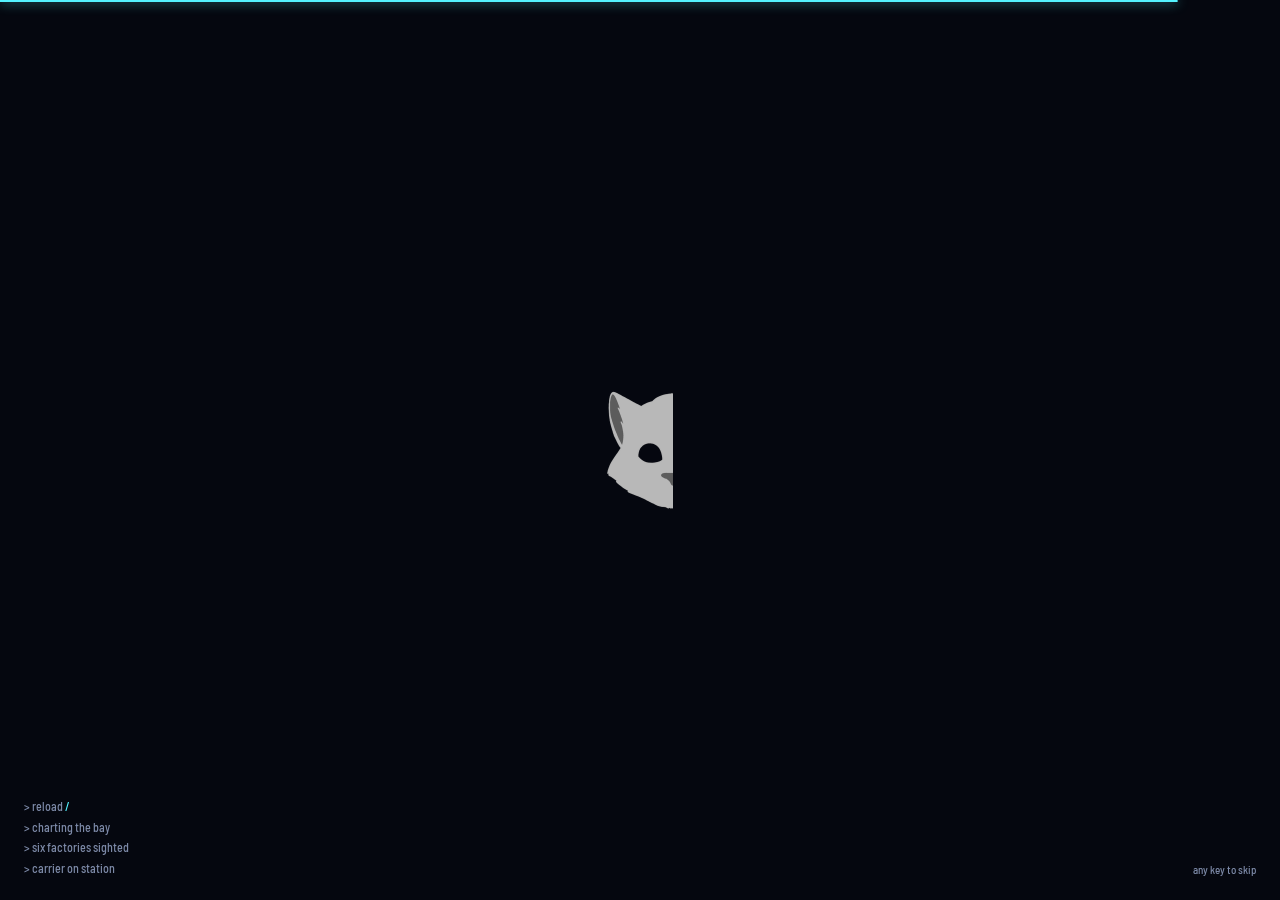
<file: index.html>
<!DOCTYPE html>
<!-- Copyright 2026 Matthew "Shan" Romanek. All rights reserved. -->
<html lang="en" dir="ltr">
<head>
<meta charset="UTF-8">
<meta name="viewport" content="width=device-width, initial-scale=1.0, viewport-fit=cover">
<title>Raid on Puma Bay</title>
<meta name="description" content="Six factories, one secret battleship, and nine bombs at a time. A puma flies a helicopter off a carrier against the Wolf Empire: a remake of Raid on Bungeling Bay, the 1984 Commodore 64 classic.">
<meta name="theme-color" content="#05070f">
<meta name="color-scheme" content="dark">
<meta name="referrer" content="no-referrer">
<meta property="og:title" content="Raid on Puma Bay">
<meta property="og:description" content="Six factories, one secret battleship, and nine bombs at a time. A puma flies a helicopter off a carrier against the Wolf Empire: a remake of Raid on Bungeling Bay, the 1984 Commodore 64 classic.">
<meta property="og:type" content="website">
<meta property="og:image" content="https://greykit.com/games/raidonpumabay/og.png">
<meta property="og:image:width" content="1200">
<meta property="og:image:height" content="630">
<meta property="og:image:alt" content="Six factories, one secret battleship, and nine bombs at a time. A puma flies a helicopter off a carrier against the Wolf Empire: a remake of Raid on Bungeling Bay, the 1984 Commodore 64 classic.">
<meta property="og:url" content="https://greykit.com/games/raidonpumabay/">
<meta name="twitter:card" content="summary_large_image">
<meta name="twitter:title" content="Raid on Puma Bay">
<meta name="twitter:description" content="Six factories, one secret battleship, and nine bombs at a time. A puma flies a helicopter off a carrier against the Wolf Empire: a remake of Raid on Bungeling Bay, the 1984 Commodore 64 classic.">
<meta name="twitter:image" content="https://greykit.com/games/raidonpumabay/og.png">
<meta name="twitter:image:alt" content="Six factories, one secret battleship, and nine bombs at a time. A puma flies a helicopter off a carrier against the Wolf Empire: a remake of Raid on Bungeling Bay, the 1984 Commodore 64 classic.">
<link rel="manifest" href="manifest.webmanifest">
<link rel="apple-touch-icon" href="apple-touch-icon.png">
<link rel="icon" type="image/svg+xml" href="icon.svg">
<link rel="icon" type="image/png" sizes="32x32" href="favicon-32x32.png">
<link rel="icon" type="image/png" sizes="16x16" href="favicon-16x16.png">
<link rel="icon" href="favicon.ico" sizes="16x16 32x32 48x48">
<link rel="stylesheet" href="css/gk-tokens.css?v=7c37e1f9">
<link rel="stylesheet" href="css/raidonpumabay.css?v=3eb1b094">
</head>
<body>
<div id="game" hidden>
  <div id="stage"><canvas id="screen" width="480" height="300" aria-label="Raid on Puma Bay: the bay"></canvas></div>
  <div id="hud"></div>
  <div id="touch" hidden>
    <div class="dpad" role="group" aria-label="Direction pad"><span class="arm h"></span><span class="arm v"></span><span class="hub"></span>
      <i class="tri up"></i><i class="tri down"></i><i class="tri left"></i><i class="tri right"></i></div>
    <div class="face" role="group" aria-label="Buttons">
      <button data-a="map" class="y" aria-label="Map">Map</button>
      <button data-a="brake" class="x" aria-label="Brake">Brake</button>
      <button data-a="bomb" class="b" aria-label="Bomb">Bomb</button>
      <button data-a="fire" class="a" aria-label="Gun">Gun</button>
    </div>
  </div>
  <div id="corner">
    <button id="pausebtn" aria-label="Pause" title="Pause (Esc)"><svg viewBox="0 0 16 16" width="16" height="16" aria-hidden="true"><rect x="4" y="3" width="3" height="10" fill="currentColor"/><rect x="9" y="3" width="3" height="10" fill="currentColor"/></svg></button>
    <button id="snd" aria-label="Sound" aria-pressed="true" title="Sound (M)"><svg viewBox="0 0 16 16" width="16" height="16" aria-hidden="true"><path d="M2 6h3l4-3v10l-4-3H2z" fill="currentColor"/><path class="on" d="M11 5.5c1.2 1.4 1.2 3.6 0 5M12.8 3.8c2.1 2.4 2.1 6 0 8.4" stroke="currentColor" stroke-width="1.4" fill="none"/><path class="off" d="M11 5.5l4 5M15 5.5l-4 5" stroke="currentColor" stroke-width="1.4"/></svg></button>
  </div>
  <div id="live" class="sr" aria-live="polite"></div>
</div>
<div id="title" hidden></div>
<div id="small" role="dialog" aria-labelledby="small-h">
  <img class="px" src="icon.svg" width="96" height="96" alt="">
  <h1 id="small-h">Turn your phone sideways</h1>
  <p>Six factories and a battleship need a wide screen. Raid on Puma Bay plays on a phone held sideways, or on a computer.</p>
  <p class="gk-credit">Built by <a href="https://greykit.com/" target="_blank" rel="noopener">greykit.com</a></p>
</div>
<script src="js/gk-title.js?v=e2c324dc"></script>
<script src="js/gk-intro.js?v=7ae8fe33"></script>
<script src="js/util.js?v=cbb8151d"></script>
<script src="js/engine/const.js?v=386ed01a"></script>
<script src="js/engine/map.js?v=d6fb8609"></script>
<script src="js/engine/heli.js?v=b12592f0"></script>
<script src="js/engine/enemy.js?v=0140001f"></script>
<script src="js/engine/world.js?v=d940aa44"></script>
<script src="js/engine/bot.js?v=04776017"></script>
<script src="js/art/kit.js?v=85a58f64"></script>
<script src="js/art/sprites.js?v=d4a58c48"></script>
<script src="js/art/structures.js?v=e320c9e7"></script>
<script src="js/art/fx.js?v=47f199ac"></script>
<script src="js/art/terrain.js?v=3b6af247"></script>
<script src="js/store.js?v=7c46cb5e"></script>
<script src="js/input.js?v=1e671bf5"></script>
<script src="js/sfx.js?v=78a8d43f"></script>
<script src="js/render.js?v=97860d0a"></script>
<script src="js/hud.js?v=091cd4bf"></script>
<script src="js/screens.js?v=d7edb895"></script>
<script src="js/main.js?v=093b28fd"></script>
</body>
</html>
</file>
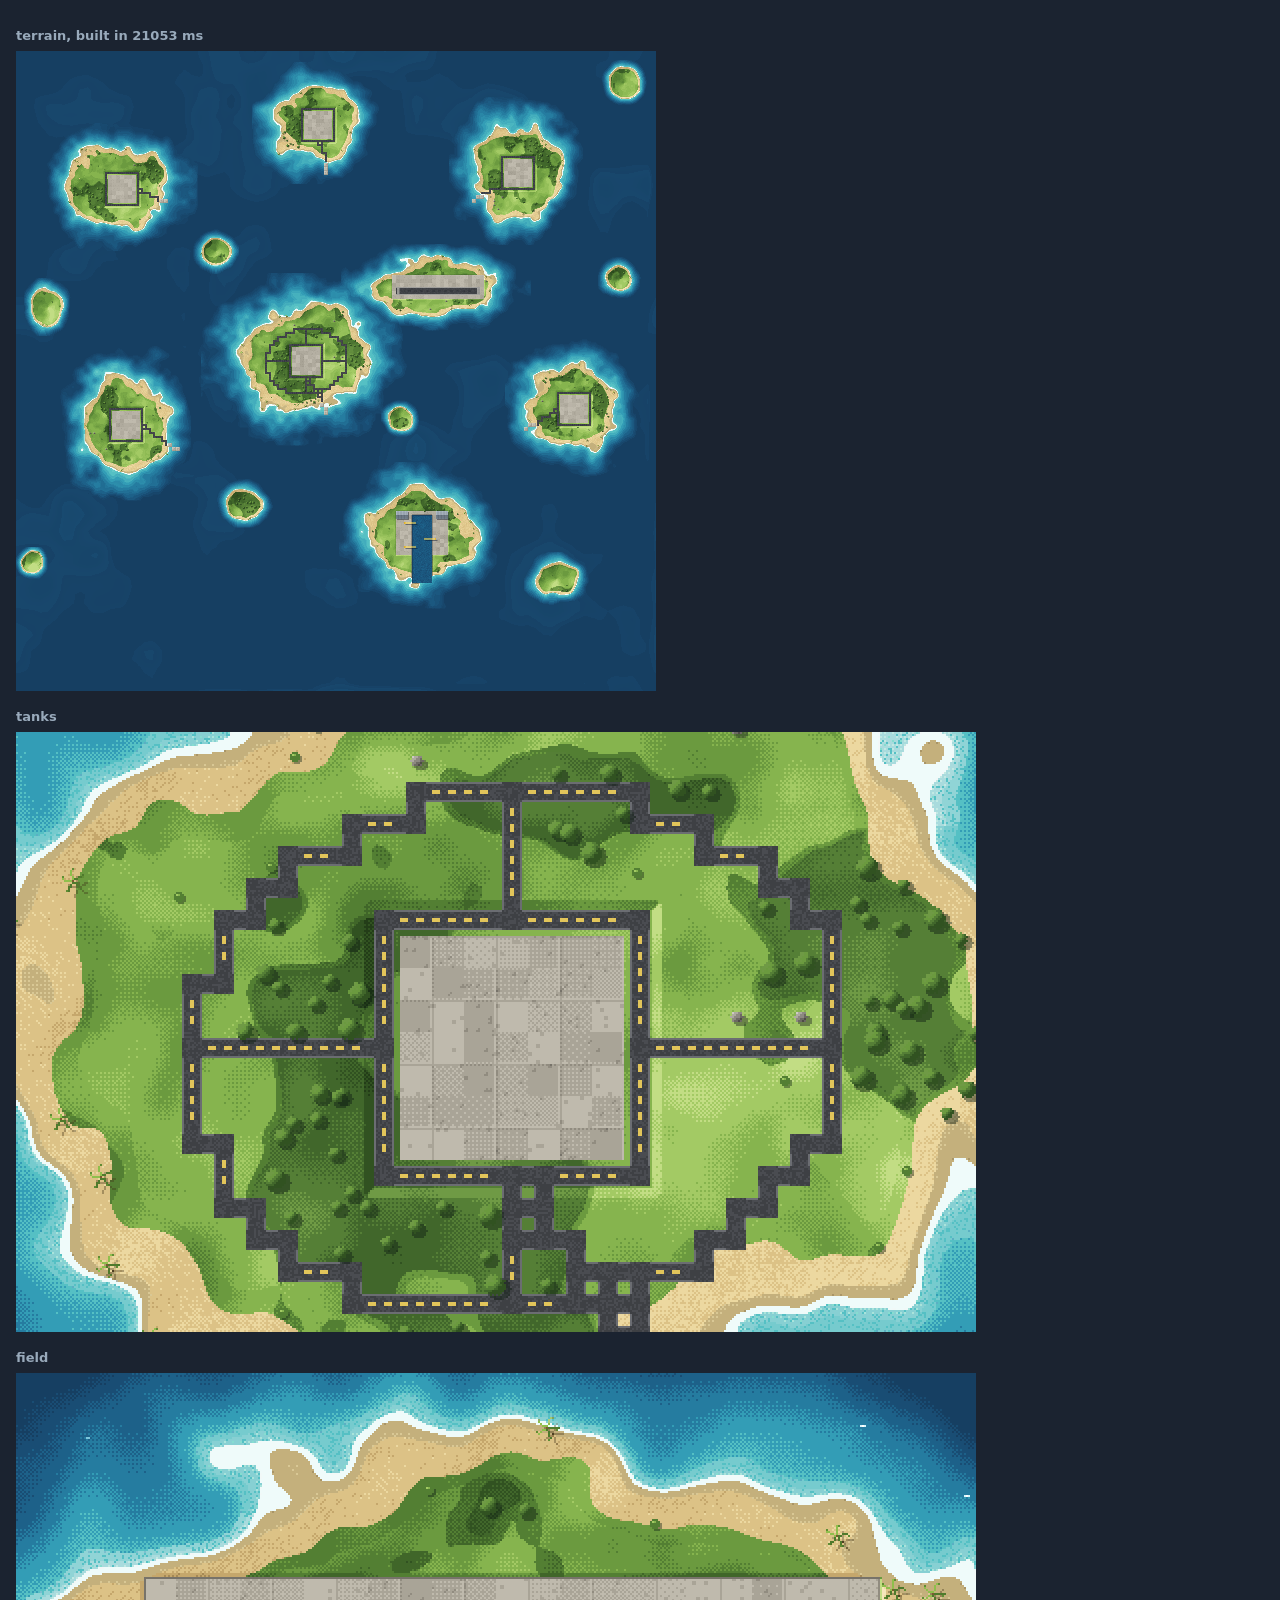
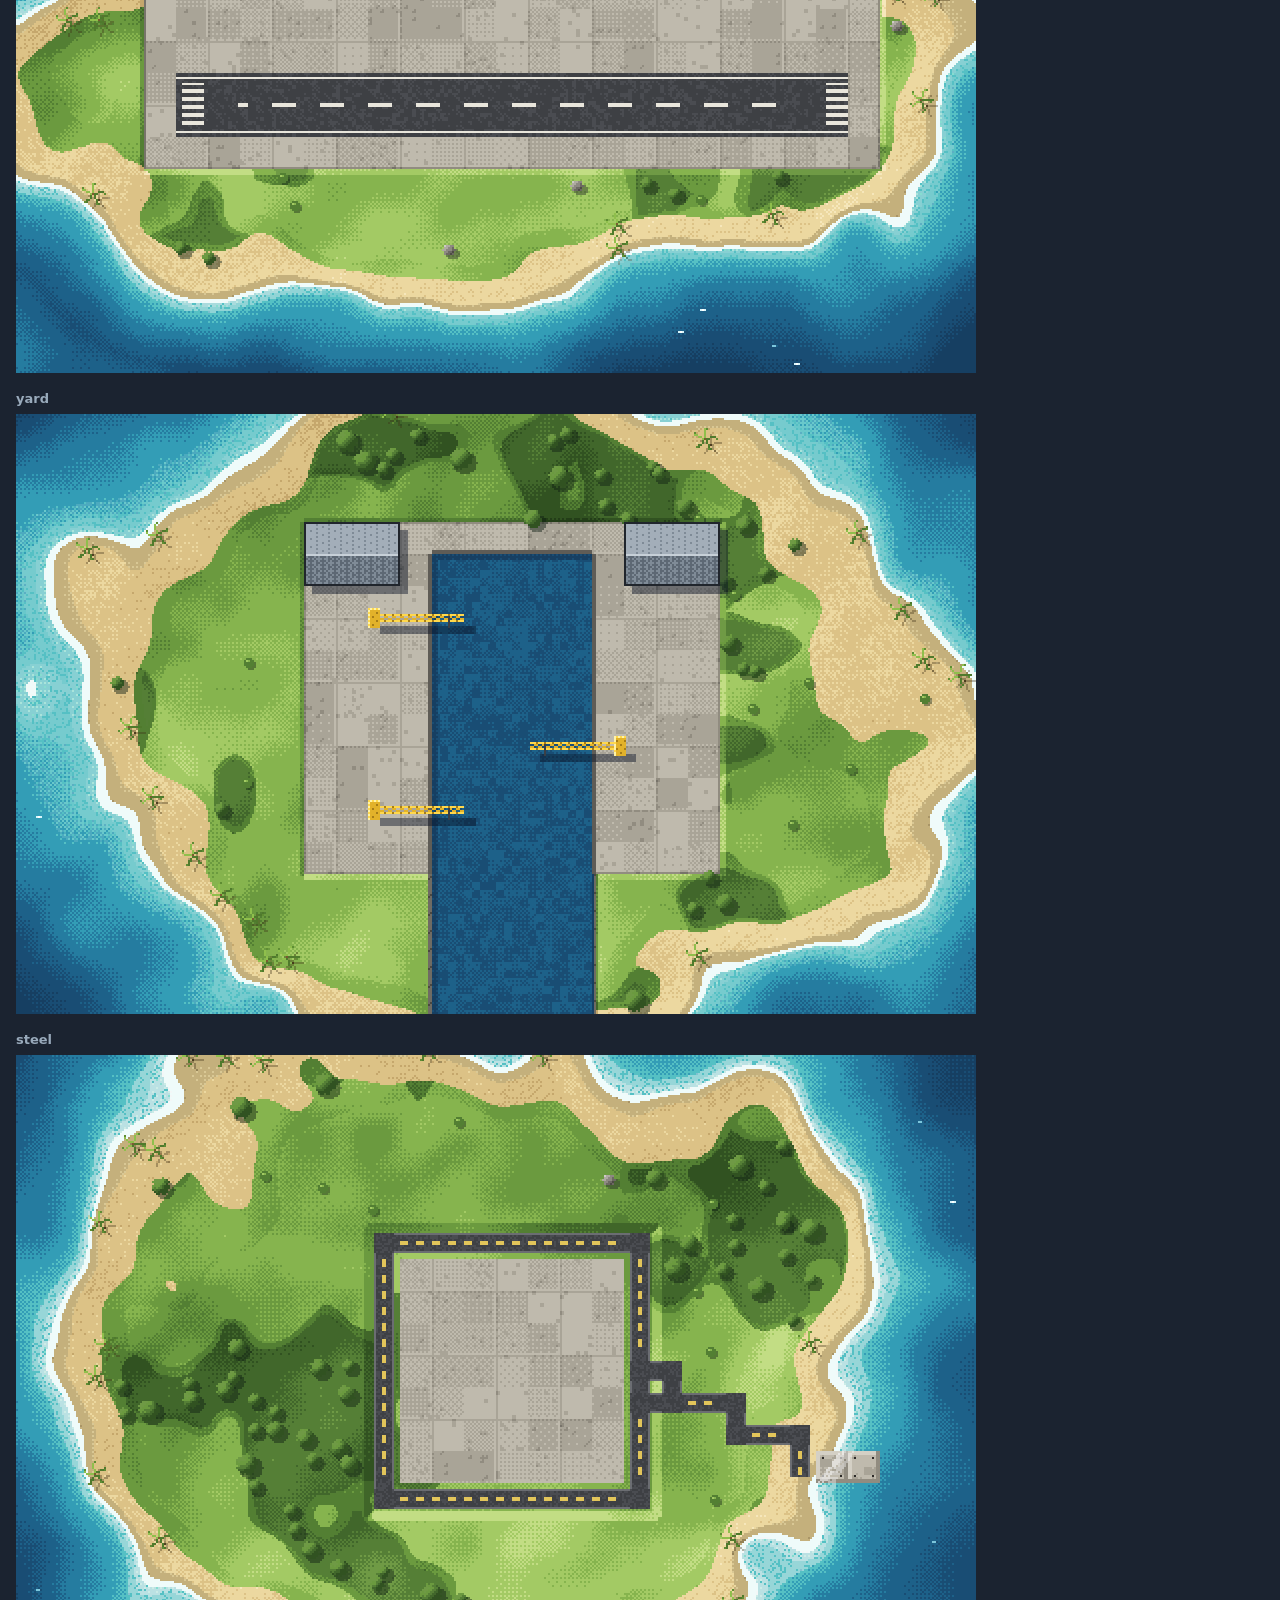
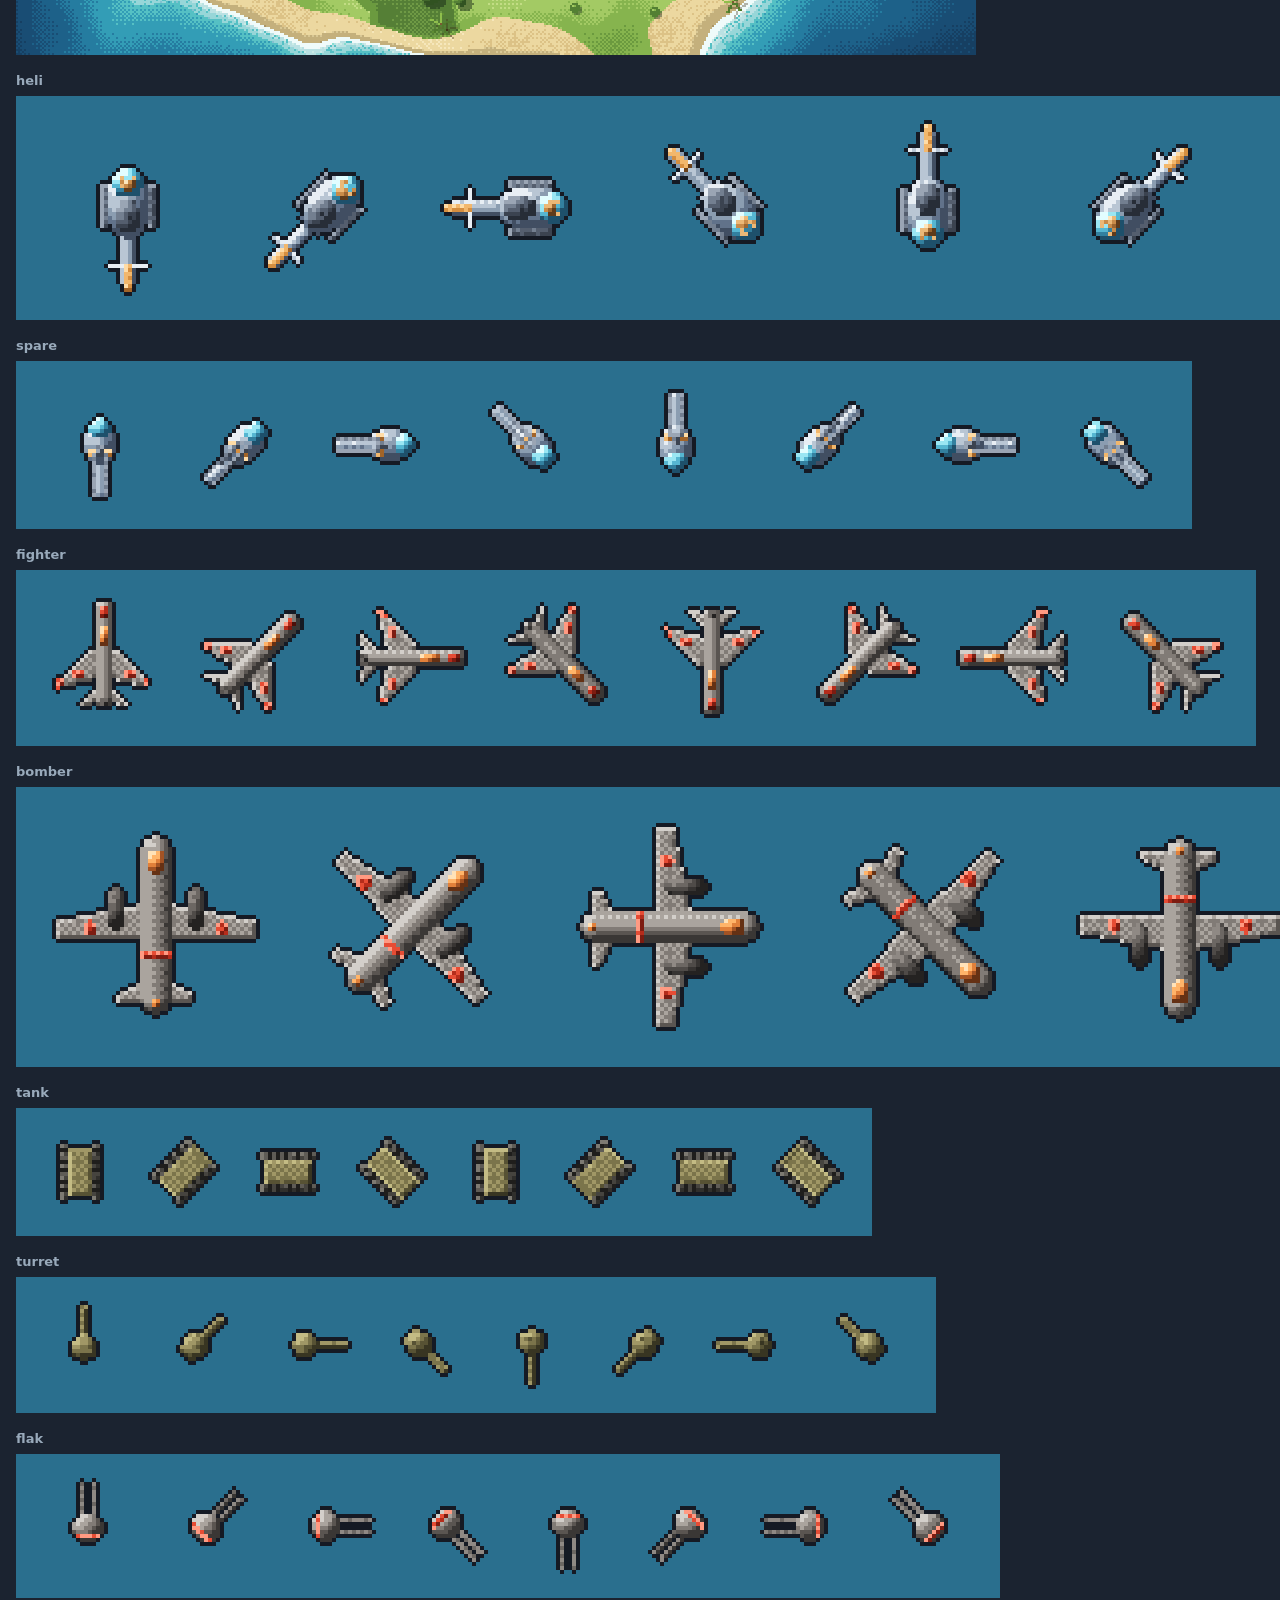
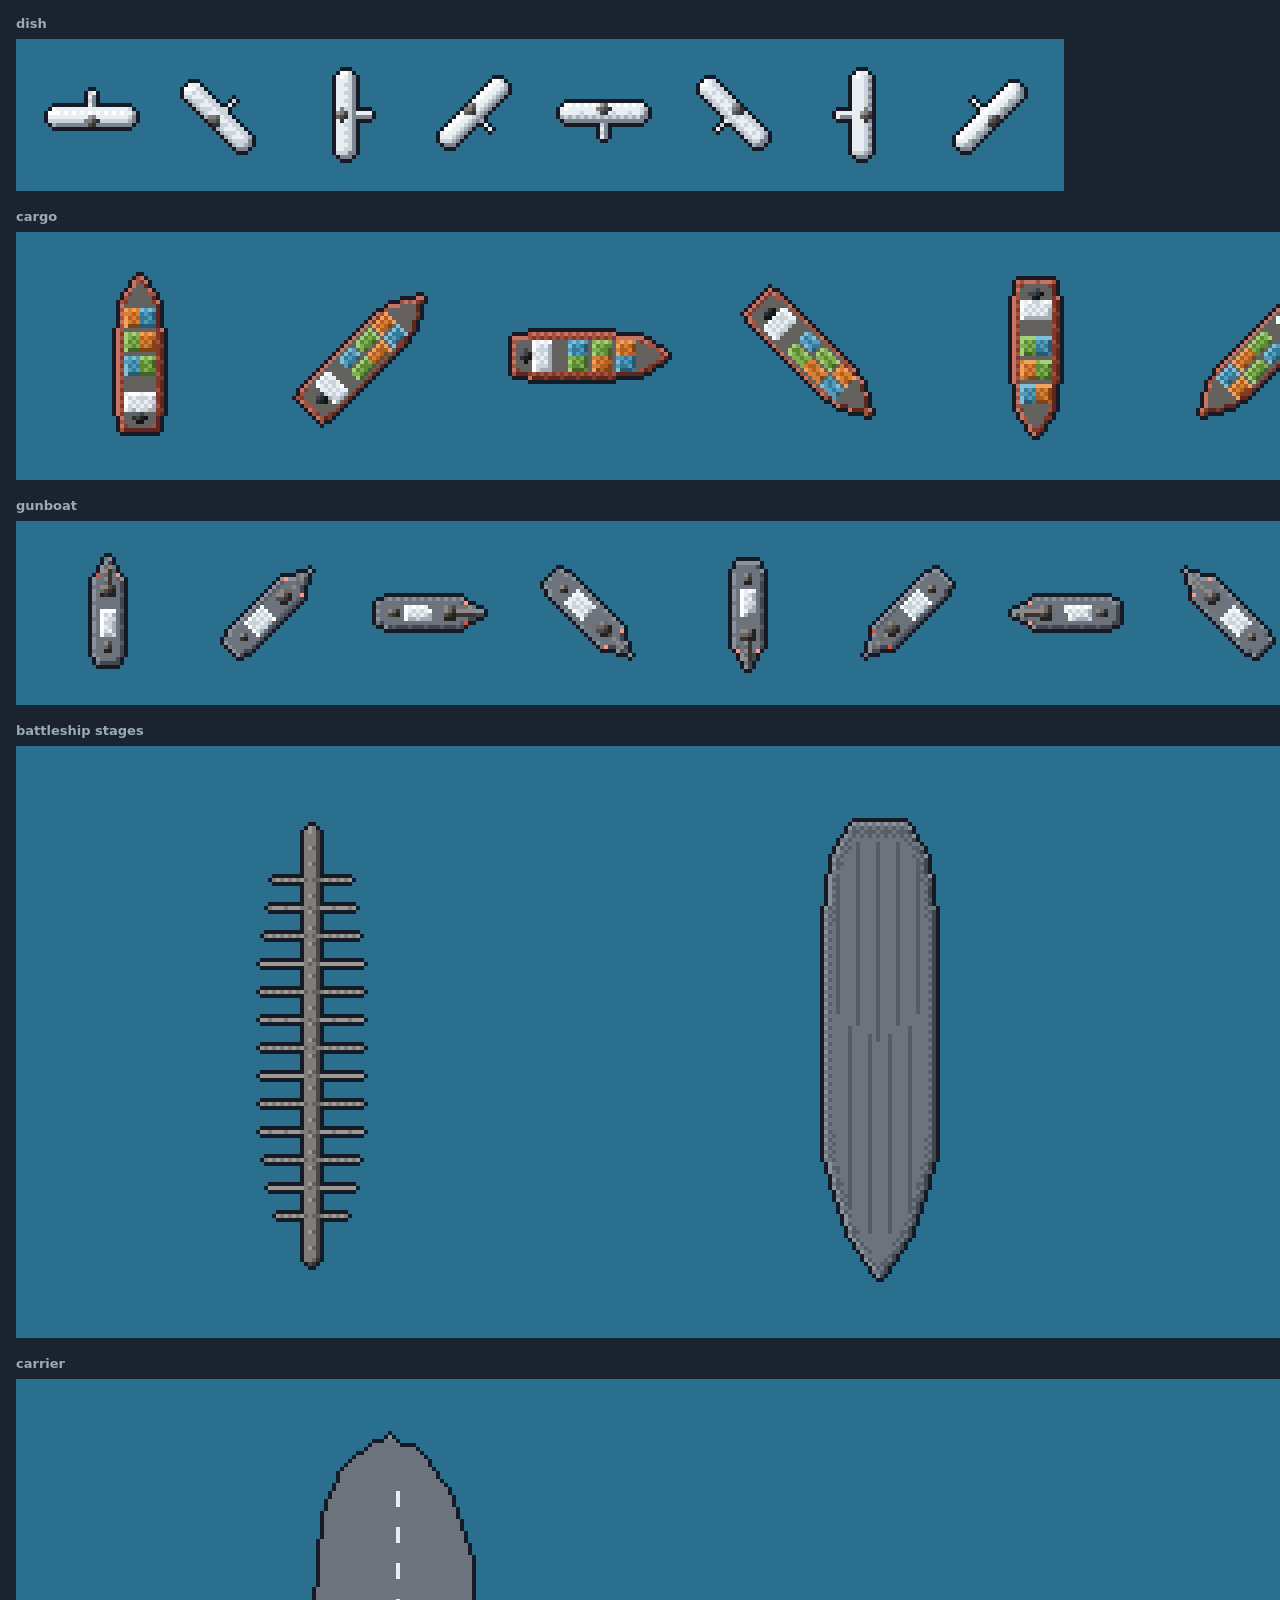
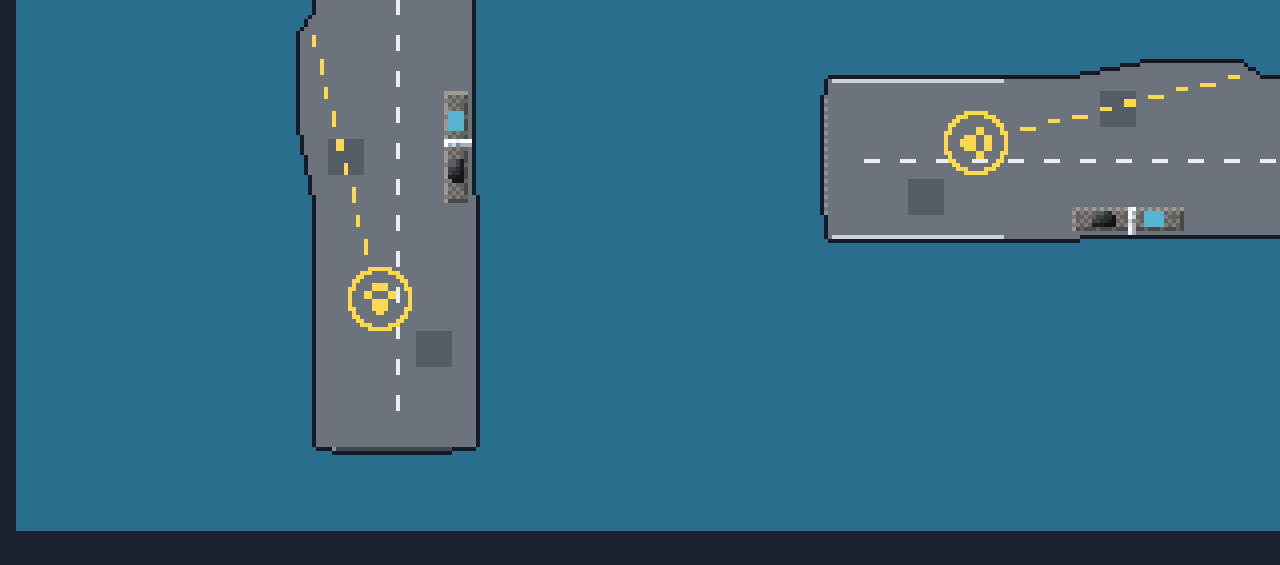
<file: tools/preview.html>
<!DOCTYPE html>
<html lang="en">
<head>
<meta charset="UTF-8">
<title>Raid on Puma Bay: sprite sheet</title>
<!-- Every sprite in the game at four times, at eight headings, on water and
     on land, for drawing them. Serve the repo over http and open
     tools/preview.html. Not deployed. -->
<style>
body{margin:0;padding:16px;background:#1b2330;color:#ccd;font:13px system-ui}
canvas{image-rendering:pixelated;display:block;margin:8px 0 18px}
h2{font-size:13px;margin:12px 0 0;color:#9ab}
</style>
</head>
<body>
<div id="out"></div>
<script>
/* the game's scripts, fresh each time: these pages are not stamped as index.html is */
const SRC = ["../js/util.js", "../js/engine/const.js", "../js/engine/map.js", "../js/engine/heli.js", "../js/art/kit.js", "../js/art/sprites.js", "../js/art/structures.js", "../js/art/fx.js", "../js/art/terrain.js"];
(function next(i) { if (i === SRC.length) return main(); const e = document.createElement("script"); e.src = SRC[i] + "?t=" + Date.now(); e.onload = () => next(i + 1); document.head.appendChild(e); })(0);
</script>
<script>
function main() {
"use strict";
const K = PB.K, out = document.getElementById("out"), Z = 4;
function row(title, items, bg = "#2a6f8e") {
  const h = document.createElement("h2"); h.textContent = title; out.appendChild(h);
  const W = items.reduce((s, c) => s + c.width + 6, 6), H = Math.max(...items.map(c => c.height)) + 12;
  const cv = K.mk(W, H), g = cv.getContext("2d");
  g.fillStyle = bg; g.fillRect(0, 0, W, H);
  let x = 6;
  for (const c of items) { g.drawImage(c, x, 6); x += c.width + 6; }
  cv.style.width = W * Z + "px"; cv.style.height = H * Z + "px";
  out.appendChild(cv);
}
const heads = n => Array.from({ length: n }, (_, i) => i / n * Math.PI * 2);
for (const name of ["heli", "spare", "fighter", "bomber", "tank", "turret", "flak", "dish", "cargo", "gunboat"]) row(name, heads(8).map(a => K.spr(name, a)));
row("battleship stages", [1, 2, 3, 4].map(s => K.spr("ship" + s, Math.PI)).concat([K.spr("wreck", Math.PI)]));
row("carrier", heads(4).map(a => K.spr("carrier", a)));
{
  const t0 = performance.now(); PB.Terrain.build(); const ms = Math.round(performance.now() - t0);
  const h = document.createElement("h2"); h.textContent = "terrain, built in " + ms + " ms"; out.prepend(h);
  for (const [n, x, y] of [["steel", 26, 34], ["yard", 101, 121], ["field", 105, 59], ["tanks", 72, 77]]) {
    const v = K.mk(K.VW, K.VH), g = v.getContext("2d");
    PB.Terrain.draw(g, x * 16 - K.VW / 2, y * 16 - K.VH / 2);
    PB.Terrain.animate(g, x * 16 - K.VW / 2, y * 16 - K.VH / 2, 40, wx => wx - (x * 16 - K.VW / 2), wy => wy - (y * 16 - K.VH / 2));
    v.style.width = K.VW * 2 + "px"; v.style.height = K.VH * 2 + "px";
    const hh = document.createElement("h2"); hh.textContent = n; h.after(hh); hh.after(v);
  }
  const mm = PB.Terrain.map; mm.style.width = "640px"; h.after(mm);
}
if (PB.ART && PB.ART.sheet) for (const [t, items, bg] of PB.ART.sheet()) row(t, items, bg);
}
</script>
</body>
</html>
</file>
<file: css/gk-tokens.css>
/* @gk-tokens-begin v0.1 -- greykit.games canon (games-meta STANDARD.md §4): the Tactical palette, PumaRally's (editor/render/palette.js). The copy of record is games-meta's canon/gk-tokens.css. */
:root{--bg:#05070f;--panel:#0a0e1a;--panel2:#0d1424;--line:#1b2540;--lit:#47609c;
  --text:#dbe4fb;--ink:#8b96b8;--dim:#7d8aa8;--accent:#54f2ff;--warn:#ffb000;--danger:#ff5266;
  --good:#4ade6a;--violet:#b47dff;--steel:#94a0c4;--blue:#4c8dff}
/* @gk-tokens-end */
</file>
<file: css/raidonpumabay.css>
/* Raid on Puma Bay -- the page around the play screen, and every screen with
 * words on it: flat dark panels over the bay, hairline edges, warm
 * off-white words in a condensed sans, numbers and keys in a pixel face,
 * deck yellow for what is ready and chosen, amber for a warning, red-orange
 * for danger. Where a control can be chosen as well as focused (the pills,
 * the switches), the focus is an off-white ring and only "chosen" is yellow. The play screen itself is pixel art (js/art/). The canon
 * palette (css/gk-tokens.css) still comes first, for the greykit.games
 * boot; nothing here gives a canon name another value (games-meta
 * STANDARD.md §4). A desktop game: small screens get a note. */
@font-face { font-family: "Barlow Semi Condensed"; font-weight: 500; font-display: swap; src: url(../fonts/barlow-semi-condensed-500.woff2) format("woff2"); }
@font-face { font-family: "Barlow Semi Condensed"; font-weight: 600; font-display: swap; src: url(../fonts/barlow-semi-condensed-600.woff2) format("woff2"); }
@font-face { font-family: "Barlow Semi Condensed"; font-weight: 700; font-display: swap; src: url(../fonts/barlow-semi-condensed-700.woff2) format("woff2"); }
@font-face { font-family: "Pixelify Sans"; font-weight: 400 700; font-display: swap; src: url(../fonts/pixelify-sans.woff2) format("woff2"); }
:root {
  --ui: "Barlow Semi Condensed", "Bahnschrift SemiCondensed", "Bahnschrift", "Arial Narrow", "Segoe UI", system-ui, sans-serif;
  --px: "Pixelify Sans", ui-monospace, monospace;
  --pb-bg: #0b1018;                       /* the page behind everything */
  --pb-panel: rgba(16,22,32,.94);         /* a panel over the bay */
  --pb-hudpanel: rgba(16,22,32,.84);
  --pb-raise: #1b2330;                    /* a control at rest */
  --pb-raise2: #263142;                   /* a control under the cursor */
  --pb-hair: rgba(233,228,216,.10);
  --pb-line: rgba(233,228,216,.18);
  --pb-text: #ece7dc;                     /* 14.6:1 on the panel */
  --pb-muted: #aab0b8;                    /* 7.9:1 */
  --pb-faint: #8d949d;                    /* 5.6:1 */
  --pb-yellow: #f2c14e;                   /* ready, chosen; 10.4:1 */
  --pb-yellow-hi: #ffd978;
  --pb-green: #7fd28a;                    /* good news */
  --pb-amber: #f0a43c;                    /* a warning */
  --pb-red: #e8573a;                      /* danger, as a fill or an edge */
  --pb-red-text: #ff9a80;                 /* danger as words, 7.4:1 */
  --pb-tawny: #e2ad6a;                    /* the puma */
  --pb-ink: #121821;
}
*, *::before, *::after { box-sizing: border-box; }
html, body { margin: 0; height: 100%; background: var(--pb-bg); color: var(--pb-text); font: 500 16px/1.45 var(--ui); }
body { overflow: hidden; -webkit-text-size-adjust: 100%; caret-color: var(--pb-yellow); -webkit-font-smoothing: antialiased; }
::selection { background: var(--pb-yellow); color: var(--pb-ink); }
[hidden] { display: none !important; }
img.px, .px { image-rendering: pixelated; image-rendering: crisp-edges; }
.sr { position: absolute; width: 1px; height: 1px; margin: -1px; overflow: hidden; clip: rect(0 0 0 0); white-space: nowrap; }
h1, h2, h3 { font-weight: 600; }
* { scrollbar-width: thin; scrollbar-color: rgba(233,228,216,.22) transparent; }

/* ---- controls: the pointer moves the focus, so the focused control is the only lit one ---- */
button { font: 600 16px/1.2 var(--ui); color: var(--pb-text); background: var(--pb-raise); border: 1px solid var(--pb-line); border-radius: 4px; cursor: pointer; padding: 8px 16px; text-align: inherit; transition: background-color .12s, border-color .12s, color .12s; }
button:focus { outline: none; background: var(--pb-raise2); border-color: var(--pb-text); box-shadow: 0 0 0 1px var(--pb-text); }
button:disabled { opacity: .45; cursor: default; }
button.primary { background: var(--pb-yellow); border-color: var(--pb-yellow); color: var(--pb-ink); }
button.primary:focus { background: var(--pb-yellow-hi); border-color: var(--pb-yellow-hi); box-shadow: 0 0 0 2px var(--pb-bg), 0 0 0 4px var(--pb-text); }
button.danger { background: transparent; border-color: rgba(232,87,58,.7); color: var(--pb-red-text); }
button.danger:focus { background: var(--pb-red); border-color: var(--pb-red); color: var(--pb-ink); box-shadow: none; }
button.pill { display: inline-flex; align-items: center; gap: 10px; background: transparent; color: var(--pb-muted); font-weight: 500; }
button.pill::before { content: ""; width: 10px; height: 10px; border: 1.5px solid currentColor; border-radius: 2px; }
button.pill.on { color: var(--pb-text); border-color: rgba(242,193,78,.6); background: rgba(242,193,78,.1); }
button.pill.on::before { background: var(--pb-yellow); border-color: var(--pb-yellow); }
button.pill:focus { color: var(--pb-text); background: var(--pb-raise2); border-color: var(--pb-text); box-shadow: 0 0 0 1px var(--pb-text); }
button.pill.on:focus { background: rgba(242,193,78,.16); }
button.switch { min-width: 84px; }
kbd { font: 400 13px/1 var(--px); color: var(--pb-text); padding: 3px 6px; border: 1px solid rgba(233,228,216,.28); border-bottom-width: 2px; border-radius: 3px; background: rgba(233,228,216,.06); }
a, body .gk-credit a { color: var(--pb-yellow-hi); text-decoration: underline; text-decoration-thickness: 1px; text-underline-offset: 3px; }
a:focus-visible { outline: 2px solid var(--pb-yellow); outline-offset: 2px; border-radius: 2px; }
input { font: 500 18px var(--ui); color: var(--pb-text); background: var(--pb-bg); border: 1px solid var(--pb-line); border-radius: 4px; padding: 8px 10px; min-width: 0; width: 220px; }
input:focus { outline: none; border-color: var(--pb-yellow); }
input::placeholder { color: var(--pb-faint); }

/* ---- a sheet: a panel over the dimmed bay or title ---- */
.pb-sheet { z-index: 50; }
.pb-sheet.full { position: fixed; inset: 0; display: grid; place-items: center; padding: 32px; background: rgba(6,10,16,.72); backdrop-filter: blur(3px); }
.sh-box, .pb-win { display: flex; flex-direction: column; background: var(--pb-panel); border: 1px solid var(--pb-line); border-radius: 8px; box-shadow: 0 24px 70px rgba(0,0,0,.55), inset 0 1px 0 rgba(255,255,255,.04); overflow: hidden; }
.sh-box { width: min(820px, 100%); max-height: calc(100vh - 64px); }
.pb-sheet.wide .sh-box { width: min(1080px, 100%); }
.pb-sheet.tabbed .sh-box { height: min(600px, calc(100vh - 64px)); }
.sh-head { flex: none; display: flex; align-items: center; gap: 10px; padding: 16px 20px 14px 24px; border-bottom: 1px solid var(--pb-hair); }
.sh-head h2 { flex: 1; margin: 0; font-size: 26px; line-height: 1.1; white-space: nowrap; overflow: hidden; text-overflow: ellipsis; }
.sh-head button { display: inline-flex; align-items: center; gap: 7px; background: transparent; border-color: transparent; color: var(--pb-muted); font-size: 15px; padding: 6px 10px; }
.sh-head .ic { display: block; flex: none; }
.sh-head button:focus { color: var(--pb-text); background: var(--pb-raise); border-color: var(--pb-line); box-shadow: none; }
.sh-tabs { flex: none; display: flex; flex-wrap: wrap; gap: 0 22px; padding: 0 24px; border-bottom: 1px solid var(--pb-hair); }
.sh-tabs button { background: transparent; border: 0; border-bottom: 2px solid transparent; border-radius: 0; padding: 12px 0 10px; color: var(--pb-muted); font-weight: 600; letter-spacing: .02em; }
.sh-tabs button[aria-selected="true"] { color: var(--pb-text); border-bottom-color: var(--pb-yellow); }
.sh-tabs button:focus { color: var(--pb-text); background: transparent; box-shadow: none; border-bottom-color: var(--pb-yellow-hi); }
.sh-tabs button:focus-visible { outline: 1px solid var(--pb-text); outline-offset: 2px; }
.sh-body { flex: 1; min-height: 0; overflow-y: auto; padding: 22px 24px 26px; }
.sh-body:focus-visible { outline: none; box-shadow: inset 0 0 0 2px rgba(242,193,78,.45); }
.pb-pop, .pb-ask { position: fixed; inset: 0; display: grid; place-items: center; padding: 16px; z-index: 50; }
/* the pause menu stands right of centre, the helicopter left clear */
.pb-pop { justify-items: end; align-items: center; padding-right: clamp(24px, 6vw, 96px); background: linear-gradient(90deg, rgba(6,10,16,.05) 0%, rgba(6,10,16,.18) 40%, rgba(6,10,16,.55) 66%, rgba(6,10,16,.66) 100%); }
.pb-ask { z-index: 70; background: rgba(6,10,16,.6); }
.pb-pop .pb-win { width: min(440px, 100%); }
.pb-ask .pb-win { width: min(520px, 100%); }
.pb-ask .sh-body { padding: 20px 24px 22px; }
/* here the pointer does not take the focus (Enter stays on Cancel), so it lights what it is over */
@media (hover: hover) {
  .pb-ask button:not(:focus):hover { background: var(--pb-raise2); border-color: var(--pb-text); }
  .pb-ask button.danger:not(:focus):hover { background: rgba(232,87,58,.16); border-color: var(--pb-red); }
}

/* ---- the words ---- */
.sh-body p { margin: 0 0 12px; max-width: 72ch; }
.sh-body p.lede { font-size: 18px; color: var(--pb-text); }
.sh-body h3 { margin: 26px 0 10px; font-size: 12px; font-weight: 600; letter-spacing: .14em; text-transform: uppercase; color: var(--pb-muted); }
.sh-body h3:first-child { margin-top: 0; }
.sh-body b { font-weight: 600; color: var(--pb-text); }
.sh-body ol, .sh-body ul { margin: 0 0 12px; padding-left: 24px; }
.sh-body table { border-collapse: collapse; margin: 0 0 12px; }
.sh-body td, .sh-body th { padding: 6px 16px 6px 0; vertical-align: top; text-align: left; }
.sh-body th { font-size: 12px; letter-spacing: .12em; text-transform: uppercase; color: var(--pb-muted); font-weight: 600; }
.note, .gk-credit { color: var(--pb-muted); }
.meta { color: var(--pb-muted); margin: 6px 0 16px; font-size: 15px; }
.sh-body h3.mname { margin: 0; font-size: 24px; line-height: 1.15; letter-spacing: 0; text-transform: none; color: var(--pb-text); }
.sh-body h3.mname.big { font-size: 40px; line-height: 1.05; }
.sh-body h3.mname.ok { color: var(--pb-green); }
.sh-body h3.mname.danger { color: var(--pb-red-text); }
.sh-body h3.mname.dim { color: var(--pb-muted); }
.rank { font-size: 20px; margin-bottom: 4px; }
.rank b { color: var(--pb-yellow); }
.sh-body p.nextrank { margin: 0 0 16px; font-size: 15px; }
.sh-body p.placed { margin: 0 0 14px; font-size: 26px; font-weight: 700; line-height: 1.15; color: var(--pb-yellow); }
.row { display: flex; flex-wrap: wrap; gap: 8px; align-items: center; margin: 0 0 14px; }
.row.end { justify-content: flex-end; margin-top: 22px; }
.col { display: flex; flex-direction: column; gap: 6px; max-width: 420px; margin-bottom: 16px; }
.col button { text-align: left; }
.keys { line-height: 2; }
.keys > span { white-space: nowrap; }
.num { font-family: var(--px); font-variant-numeric: tabular-nums; }
td.num, th.num { text-align: right; }
th.num { font-family: var(--ui); }
img.glyph { display: block; }

/* the pause menu: rows edge to edge, a key strip at the foot */
.pb-pop .sh-head { border-bottom: 0; padding: 22px 26px 0; }
.pb-pop .sh-head h2 { font-size: 40px; }
.pb-pop .sh-body { padding: 4px 0 0; overflow: visible; }
.pb-pop .sh-body h3.mname { padding: 0 26px; font-size: 19px; }
.pb-pop .meta { padding: 0 26px; margin: 4px 0 16px; }
.pb-pop .col { max-width: none; gap: 0; margin: 0; padding: 8px 0; border-top: 1px solid var(--pb-hair); }
.pb-pop .col button { position: relative; display: flex; align-items: center; justify-content: space-between; height: 46px; padding: 0 26px; border: 0; border-radius: 0; background: transparent; font-weight: 500; font-size: 19px; color: rgba(236,231,220,.86); }
.pb-pop .col button:focus { color: #fffaf0; font-weight: 600; background: linear-gradient(90deg, rgba(242,193,78,.22), rgba(242,193,78,.05) 75%, rgba(242,193,78,0)); box-shadow: none; }
.pb-pop .col button:focus::after { content: ""; border-left: 9px solid var(--pb-yellow); border-top: 7px solid transparent; border-bottom: 7px solid transparent; margin-left: 12px; }
.pb-pop .keys { margin: 0; padding: 12px 26px 14px; background: rgba(0,0,0,.18); border-top: 1px solid var(--pb-hair); font-size: 14px; line-height: 1.9; color: var(--pb-muted); max-width: none; }
.pb-pop .keys.legend { display: grid; grid-template-columns: max-content 1fr max-content 1fr; gap: 7px 12px; align-items: center; line-height: 1.2; }
.pb-pop .keys.legend .k { display: flex; gap: 4px; justify-self: end; }

/* ---- the title: the canon default (@gk-title v0.4, this game's own title made the default) over the
   bay, in the deck's colours; and the integrated intro's switches and credit (gk-intro.js) ---- */
#title { --gk-title-ink: var(--pb-text); --gk-title-hi: var(--pb-tawny); --gk-title-focus: var(--pb-yellow); --gk-title-dim: var(--pb-muted);
  --gk-title-panel: var(--pb-panel); --gk-title-line: var(--pb-line); --gk-title-font: var(--ui); }
#title .gk-title { --t-x: clamp(32px, 7vw, 120px); }
#title .gk-title > .scene { background: #173f62; }
.pb-scene { image-rendering: pixelated; image-rendering: crisp-edges; }
#title .gk-title > .gk-shade { background: linear-gradient(90deg, rgba(6,10,16,.86) 0%, rgba(6,10,16,.6) 32%, rgba(6,10,16,.08) 60%, rgba(6,10,16,0) 72%), radial-gradient(ellipse 80% 90% at 60% 45%, rgba(0,0,0,0) 55%, rgba(6,12,28,.45) 100%); }
#title .gk-title > main { width: min(680px, 100%); }
/* the name: "Raid on" small and quiet over "Puma Bay", and only the puma in its colour */
#title .gk-title h1 { font-size: clamp(56px, 6.4vw, 92px); }
#title .gk-title h1 > span:first-child { font-size: .48em; letter-spacing: .14em; color: var(--pb-muted); margin-bottom: .12em; }
#title .gk-title h1 > span + span { color: var(--pb-text); }
#title .gk-title h1 > span + span > .gki-w:first-child { color: var(--pb-tawny); }
#title .gk-menu button { color: rgba(236,231,220,.86); }
#title .gk-menu .gk-primary { color: var(--pb-text); }
#title .gk-menu .gk-meta { font-weight: 500; color: var(--pb-faint); }
/* the canon marks the focused row with its wash and pointer; the page's own focus ring for buttons stays off it */
#title .gk-menu button:focus { color: #fffaf0; box-shadow: none; }
#title .gk-menu button:focus .gk-meta { color: var(--pb-muted); }
/* the keys keep the page's pixel keycaps */
#title .gk-menu kbd { font: 400 13px/1 var(--px); padding: 3px 6px; color: var(--pb-muted); border: 1px solid rgba(233,228,216,.28); border-bottom-width: 2px; background: rgba(233,228,216,.06); }
#title .gk-menu button:focus kbd { color: var(--pb-text); border-color: var(--pb-yellow); }
#title .gk-menu .gk-util { border-top-color: var(--pb-hair); }
#title .gk-menu .gk-util button { padding: 0 18px; }
#title .gki-tg:focus { background: var(--pb-panel); box-shadow: none; }

/* ---- new game, the round's report, the end ---- */
.diffs { display: grid; grid-template-columns: repeat(3, minmax(0, 1fr)); gap: 12px; margin-bottom: 18px; }
.diffs button { text-align: left; display: flex; flex-direction: column; gap: 6px; padding: 14px 16px 16px; border-radius: 6px; }
.diffs button b { font-size: 20px; display: flex; align-items: center; gap: 10px; }
.diffs button span { font-size: 15px; font-weight: 500; line-height: 1.38; color: var(--pb-muted); }
/* one card lit, the one Enter takes: the yellow follows the focus; the last one flown is only tagged */
.diffs button:focus { background: var(--pb-yellow); border-color: var(--pb-yellow); box-shadow: 0 0 0 2px var(--pb-bg), 0 0 0 4px var(--pb-text); }
.diffs button:focus b, .diffs button:focus span { color: var(--pb-ink); }
.diffs button:focus kbd { color: var(--pb-ink); border-color: rgba(18,24,33,.35); background: transparent; }
.diffs .last { margin-left: auto; font: 600 12px/1 var(--ui); letter-spacing: .1em; text-transform: uppercase; color: var(--pb-muted); }
.diffs button:focus .last { color: rgba(18,24,33,.72); }
.sh-body p.closeby { margin: -8px 0 14px; font-size: 15px; color: var(--pb-text); }
.report { display: grid; grid-template-columns: minmax(0, 1fr) minmax(0, 1fr); gap: 36px; align-items: start; }
table.tally, table.scores, table.aids, table.keys { width: 100%; }
table.tally td { padding: 4px 0; border-top: 1px solid var(--pb-hair); }
table.tally tr.sum td { border-top: 1px solid var(--pb-line); padding-top: 8px; font-weight: 600; }
table.scores td { padding: 6px 12px 6px 0; border-top: 1px solid var(--pb-hair); }
table.scores tr.mine td { color: var(--pb-yellow); font-weight: 600; }
table.aids td, table.keys td { padding: 9px 16px 9px 0; border-top: 1px solid var(--pb-hair); }
table.aids td.act { text-align: right; white-space: nowrap; padding-right: 0; }
table.aids td .note { display: inline-block; margin-top: 2px; font-size: 14px; }
table.keys td { padding: 5px 16px 5px 0; }
table.keys td:first-child { color: var(--pb-muted); white-space: nowrap; }
table.enemy td { padding: 6px 18px 6px 0; vertical-align: middle; border-top: 1px solid var(--pb-hair); }
table.enemy tr:first-child td { border-top: 0; }
table.enemy td p { margin: 0; }
table.enemy td.figc { width: 128px; text-align: center; }
img.fig { display: inline-block; vertical-align: middle; }
.aid-list { margin: 8px 0 16px; }
.aid-list summary { cursor: pointer; color: var(--pb-muted); padding: 6px 0; font-weight: 600; }
.aid-list summary:focus-visible { outline: 2px solid var(--pb-yellow); outline-offset: 2px; border-radius: 2px; }

/* ---- the game ---- */
#game { position: fixed; inset: 0; background: #0b1018; }
#stage { position: absolute; left: 0; top: 0; }
#screen { position: absolute; inset: 0; width: 100%; height: 100%; image-rendering: pixelated; image-rendering: crisp-edges; }
#stage.scan::after { content: ""; position: absolute; inset: 0; pointer-events: none; background: repeating-linear-gradient(to bottom, rgba(0,0,0,0) 0, rgba(0,0,0,0) 2px, rgba(0,0,0,.2) 3px); }
#stage.hurt::before { content: ""; position: absolute; inset: 0; pointer-events: none; z-index: 1; background: radial-gradient(ellipse 75% 75% at 50% 50%, rgba(0,0,0,0) 60%, rgba(160,30,10,.38) 100%); animation: pb-hurt 1.1s ease-in-out infinite; }
@keyframes pb-hurt { 50% { opacity: .35; } }
@media (prefers-reduced-motion: reduce) { #stage.hurt::before { animation: none; } }

/* ---- the HUD: flat dark panels at the corners ---- */
#hud { position: fixed; inset: 0; pointer-events: none; z-index: 2; font: 500 15px/1.2 var(--ui); color: var(--pb-text); }
#hud .hp { position: absolute; background: var(--pb-hudpanel); border: 1px solid rgba(233,228,216,.08); border-radius: 6px; box-shadow: inset 0 1px 0 rgba(255,255,255,.035), 0 8px 22px rgba(0,0,0,.28); }
#hud .lbl { font-size: 12px; font-weight: 600; letter-spacing: .14em; text-transform: uppercase; color: rgba(236,231,220,.8); }
#hud img { display: block; image-rendering: pixelated; flex: none; }
#h-status { left: 16px; top: 16px; width: 286px; padding: 12px 14px 12px; }
.h-top { display: flex; align-items: baseline; gap: 10px; padding-bottom: 9px; margin-bottom: 8px; border-bottom: 1px solid var(--pb-hair); }
.h-score { font-size: 24px; line-height: 1; }
.h-round { margin-left: auto; white-space: nowrap; }
/* the Konami code is on: a tag by the score */
.h-code { align-self: center; padding: 1px 6px; border: 1px solid var(--pb-yellow); border-radius: 3px; color: var(--pb-yellow); font: 12px/1.3 var(--px); letter-spacing: .04em; text-transform: uppercase; }
.h-round b { font-size: 20px; font-weight: 400; }
.h-row { display: flex; align-items: center; gap: 10px; min-height: 26px; }
.h-row + .h-row { margin-top: 4px; }
.h-row > .lbl { width: 66px; flex: none; }
.h-bar { display: flex; gap: 3px; }
.h-bar i { display: block; width: 14px; height: 10px; border-radius: 1px; background: rgba(233,228,216,.13); }
.h-bar i.on { background: #e9e4d8; }
.h-bar.high i.on { background: var(--pb-amber); }
.h-bar.crit i.on { background: var(--pb-red); }
.h-bombs { display: flex; gap: 4px; }
.h-helis { display: flex; gap: 2px; min-width: 60px; }
.h-helis .none { color: var(--pb-red-text); font-size: 14px; }
.h-carrier { margin-left: auto; white-space: nowrap; }
.h-carrier b { font-family: var(--px); font-weight: 400; font-size: 16px; color: var(--pb-green); }
.h-carrier.high b { color: var(--pb-amber); }
.h-carrier.crit b { color: var(--pb-red-text); }
#h-radar { right: 16px; top: 16px; padding: 6px; }
#h-mini { display: block; width: 176px; height: 176px; border-radius: 3px; image-rendering: pixelated; }
/* a panel over the helicopter or a factory goes thin, so the bay shows through */
#hud .hp { transition: opacity .25s ease-out; }
#hud .hp.thin { opacity: .28; }
@media (prefers-reduced-motion: reduce) { #hud .hp { transition: none; } }
/* the battleship's clock, top centre: the hull fills in as it is built */
#hud #h-ship { left: 50%; top: 16px; transform: translateX(-50%); padding: 9px 14px 8px; transition: border-color .3s, background-color .3s, opacity .25s ease-out; }
/* building quietly: the hull alone, at its own size */
#hud #h-ship.idle { padding: 6px 10px 5px; }
#h-ship.idle .hs-cap { display: none; }
#h-ship.idle .hs-top { margin-bottom: 3px; }
#h-ship.idle .hs-st { font-size: 18px; }
#h-ship.idle #h-shipc { width: calc(var(--sw, 0) * 1px); }
.hs-top { display: flex; align-items: baseline; gap: 10px; margin-bottom: 6px; }
.hs-cap { flex: 1; font-size: 14px; color: var(--pb-muted); white-space: nowrap; }
.hs-st { font-family: var(--px); font-weight: 400; font-size: 22px; line-height: 1; white-space: nowrap; }
#h-shipc { display: block; width: calc(var(--sw, 0) * 2px); image-rendering: pixelated; margin: 0 auto; }
#h-ship[data-st="near"] { border-color: rgba(240,164,60,.5); }
#h-ship[data-st="near"] .hs-st, #h-ship[data-st="near"] .hs-cap { color: var(--pb-amber); }
#h-ship[data-st="danger"], #h-ship[data-st="out"] { border-color: rgba(232,87,58,.7); background: rgba(70,18,10,.86); }
#h-ship[data-st="danger"] .hs-st, #h-ship[data-st="danger"] .hs-cap, #h-ship[data-st="out"] .hs-st, #h-ship[data-st="out"] .hs-cap { color: var(--pb-red-text); }
#h-ship[data-st="sunk"] .hs-st { color: var(--pb-green); }
/* a cargo ship in (the work goes on), a hit on the yard (it is set back) */
#h-ship.tick { animation: pb-tick .9s ease-out; }
#h-ship.set { animation: pb-set .9s ease-out; }
@keyframes pb-tick { 0% { border-color: var(--pb-amber); box-shadow: 0 0 0 2px rgba(240,164,60,.45), 0 8px 22px rgba(0,0,0,.28); } }
@keyframes pb-set { 0% { border-color: var(--pb-green); box-shadow: 0 0 0 2px rgba(127,210,138,.45), 0 8px 22px rgba(0,0,0,.28); } }
@media (prefers-reduced-motion: reduce) {
  #h-ship.tick, #h-ship.set { animation: none; }
  #h-ship.tick { border-color: var(--pb-amber); }
  #h-ship.set { border-color: var(--pb-green); }
}
/* the enemy's factories, bottom left: by name, a square for each building standing, the level */
#h-front { left: 16px; bottom: 16px; padding: 9px 14px 10px; width: 252px; }
.hf-head { display: flex; justify-content: space-between; padding-bottom: 6px; margin-bottom: 4px; border-bottom: 1px solid var(--pb-hair); }
.fac { display: flex; align-items: center; gap: 8px; height: 24px; }
.fac .fn { flex: 1; font-size: 15px; white-space: nowrap; overflow: hidden; text-overflow: ellipsis; }
.fac .fs { display: flex; gap: 3px; }
.fac .fs i { display: block; width: 7px; height: 7px; border: 1.5px solid rgba(233,228,216,.55); border-radius: 1px; }
.fac .fs i.on { background: #e9e4d8; border-color: #e9e4d8; }
.fac.hit .fs i.on { background: var(--pb-amber); border-color: var(--pb-amber); }
.fac .fl { width: 18px; text-align: right; font-weight: 400; font-size: 16px; }
.fac.dead .fn { color: var(--pb-faint); text-decoration: line-through; text-decoration-thickness: 1.5px; }
.fac.dead img, .fac.dead .fs, .fac.dead .fl { opacity: .4; }
/* the foot, centred: the words now and then, over the key strip */
.h-low { position: absolute; left: 50%; bottom: 16px; transform: translateX(-50%); display: flex; flex-direction: column; align-items: center; gap: 8px; }
.h-toasts { display: flex; flex-direction: column; align-items: center; gap: 6px; }
#hud .h-toasts .hp { position: static; padding: 7px 14px; font-size: 17px; font-weight: 600; white-space: nowrap; }
#hud .h-toast.red { color: #ffd7cc; background: rgba(140,36,18,.9); border-color: rgba(232,87,58,.6); }
#hud .h-toast.green { color: #d6f5da; }
#hud .h-toast.amber { color: #ffd9a0; }
#hud .h-hint { position: static; display: flex; align-items: center; gap: 6px; padding: 8px 14px; font-size: 15px; color: rgba(236,231,220,.75); white-space: nowrap; }
#hud kbd { font: 400 12px/1 var(--px); padding: 3px 6px; }
#hud .h-hint .sep { display: inline-block; width: 1px; height: 16px; background: var(--pb-hair); margin: 0 6px; }
#hud .h-end { left: 50%; top: 38%; transform: translate(-50%, -50%); padding: 16px 32px 18px; text-align: center; display: flex; flex-direction: column; gap: 6px; }
#hud .h-end b { font-size: 46px; font-weight: 700; line-height: 1.05; }
#hud .h-end .h-down { display: flex; justify-content: center; gap: 10px; margin-top: 10px; }
#hud .h-end .h-down i { position: relative; display: block; padding: 6px; border: 1px solid var(--pb-hair); border-radius: 4px; }
#hud .h-end .h-down i::after { content: ""; position: absolute; inset: 0; background: linear-gradient(45deg, transparent 47%, var(--pb-green) 47%, var(--pb-green) 53%, transparent 53%), linear-gradient(-45deg, transparent 47%, var(--pb-green) 47%, var(--pb-green) 53%, transparent 53%); }
#hud .h-end[data-tone="ok"] b { color: var(--pb-green); }
#hud .h-end[data-tone="danger"] { border-color: rgba(232,87,58,.55); }
#hud .h-end[data-tone="danger"] b { color: var(--pb-red-text); }
#hud .h-end span { color: var(--pb-muted); }
.h-flash { position: absolute; inset: 0; opacity: 0; background: radial-gradient(ellipse 70% 70% at 50% 50%, rgba(0,0,0,0) 50%, rgba(255,70,30,.35) 100%); }
.h-flash.on { animation: pb-flash .35s ease-out; }
@keyframes pb-flash { from { opacity: 1; } to { opacity: 0; } }
@media (prefers-reduced-motion: reduce) { .h-flash.on { animation: none; } }
.h-mapview { position: absolute; inset: 0; background: rgba(6,10,16,.7); display: grid; place-items: center; pointer-events: auto; }
#hud .h-mapview .hp { position: relative; display: flex; gap: 24px; padding: 20px 24px; }
#h-big { display: block; width: min(640px, calc(100vh - 120px)); height: min(640px, calc(100vh - 120px)); border-radius: 4px; image-rendering: pixelated; }
.h-intel { width: 270px; display: flex; flex-direction: column; gap: 4px; }
.h-intel h2 { margin: 2px 0 0; font-size: 26px; }
.h-mvst { margin: 0 0 10px; color: var(--pb-muted); }
.h-kr { display: flex; justify-content: space-between; align-items: center; gap: 8px; font-size: 16px; padding: 4px 0; border-bottom: 1px solid var(--pb-hair); }
.h-kr span { display: flex; align-items: center; gap: 8px; color: var(--pb-muted); }
.h-kr.dead b { color: var(--pb-faint); font-weight: 500; }
.h-legend { display: flex; flex-wrap: wrap; gap: 6px 14px; margin-top: 12px; font-size: 14px; color: var(--pb-muted); }
.h-legend span { display: flex; align-items: center; gap: 6px; }
.h-legend .lg { width: 26px; height: 26px; display: block; image-rendering: pixelated; margin: -6px -4px; }
.h-mvkeys { margin-top: auto; font-size: 14px; color: var(--pb-muted); }

#corner { position: fixed; right: 12px; bottom: 12px; display: flex; gap: 8px; z-index: 5; }
#corner button { width: 36px; height: 36px; padding: 0; display: grid; place-items: center; background: rgba(16,22,32,.86); color: #e9e4d8; border: 1px solid rgba(233,228,216,.12); border-radius: 6px; }
@media (hover: hover) { #corner button:hover { background: rgba(38,49,66,.92); color: #fff; } }
#corner button:focus { background: rgba(16,22,32,.86); color: #e9e4d8; box-shadow: none; border-color: rgba(233,228,216,.12); }
#corner button:focus-visible { outline: 2px solid var(--pb-yellow); outline-offset: 2px; }
#snd .off, #snd.muted .on { display: none; }
#snd.muted .off { display: inline; }
#snd.muted { color: var(--pb-faint); }

/* ---- a phone, or a window too small: a note instead of the game ---- */
#small { display: none; position: fixed; inset: 0; z-index: 2147483600; background: var(--pb-bg); flex-direction: column; align-items: center; justify-content: center; gap: 14px; padding: 24px; text-align: center; }
#small h1 { margin: 8px 0 0; font-size: 22px; line-height: 1.25; max-width: 22ch; }
#small p { margin: 0; max-width: 34ch; color: var(--pb-muted); }
/* too narrow for the bay and its HUD: a phone held upright (one held sideways plays), or a window that small */
@media (max-width: 639px), (max-height: 299px) {
  #small { display: flex; }
  #game, #title, #corner, .gk-boot, .pb-sheet, .pb-ask { display: none !important; }
}
@media (max-width: 1100px) { .diffs { grid-template-columns: 1fr; } .report { grid-template-columns: 1fr; } }
/* a narrow window: the battleship drawn at its own size, and its words dropped to fit between the corners */
@media (max-width: 1099px) { #h-shipc { width: calc(var(--sw, 0) * 1px); } .hs-cap { display: none; } }
/* too narrow for the key strip to sit centred between the factories and the corner buttons: it starts after the factories */
@media (max-width: 1239px) {
  .h-low { left: 284px; right: 104px; transform: none; }
  #hud .h-hint { max-width: 100%; flex-wrap: wrap; white-space: normal; row-gap: 4px; }
  #hud .h-toasts .hp { white-space: normal; text-align: center; }
}

/* ---- touch: a standard cross d-pad over the bay's left edge, the face buttons over its right (main.js
   setupTouch). The helicopter flies in the middle of the screen, so they cover only the bay's edges ---- */
#touch { --pad: 150px; --btn: 52px; position: fixed; inset: 0; z-index: 4; pointer-events: none; }
#touch.away { display: none; }
#touch .dpad, #touch .face { position: fixed; pointer-events: auto; touch-action: none; width: var(--pad); height: var(--pad); bottom: calc(14px + env(safe-area-inset-bottom, 0px)); }
#touch .dpad { left: calc(10px + env(safe-area-inset-left, 0px)); }
#touch .arm { position: absolute; background: rgba(16,22,32,.55); border: 1.5px solid rgba(233,228,216,.32); border-radius: 8px; }
#touch .arm.h { left: 0; right: 0; top: 33.3%; bottom: 33.3%; }
#touch .arm.v { top: 0; bottom: 0; left: 33.3%; right: 33.3%; }
#touch .hub { position: absolute; left: 34.7%; right: 34.7%; top: 34.7%; bottom: 34.7%; background: rgba(16,22,32,.75); }
#touch .tri { position: absolute; width: 0; height: 0; border: 8px solid transparent; }
#touch .tri.up { left: calc(50% - 8px); top: 10%; border-bottom: 11px solid var(--pb-text); border-top: 0; }
#touch .tri.down { left: calc(50% - 8px); bottom: 10%; border-top: 11px solid var(--pb-text); border-bottom: 0; }
#touch .tri.left { top: calc(50% - 8px); left: 10%; border-right: 11px solid var(--pb-text); border-left: 0; }
#touch .tri.right { top: calc(50% - 8px); right: 10%; border-left: 11px solid var(--pb-text); border-right: 0; }
#touch .tri.on.up { border-bottom-color: var(--pb-yellow); } #touch .tri.on.down { border-top-color: var(--pb-yellow); }
#touch .tri.on.left { border-right-color: var(--pb-yellow); } #touch .tri.on.right { border-left-color: var(--pb-yellow); }
#touch .face { right: calc(10px + env(safe-area-inset-right, 0px)); }
#touch .face button { position: absolute; width: var(--btn); height: var(--btn); padding: 0; border-radius: 50%; background: rgba(16,22,32,.55); border: 1.5px solid rgba(233,228,216,.32); color: var(--pb-text); font: 600 12px/1 var(--ui); letter-spacing: .04em; }
#touch .face button.on { background: rgba(240,200,60,.35); border-color: var(--pb-yellow); }
#touch .face .y { left: calc(50% - var(--btn) / 2); top: 0; }
#touch .face .a { left: calc(50% - var(--btn) / 2); bottom: 0; }
#touch .face .x { left: 0; top: calc(50% - var(--btn) / 2); }
#touch .face .b { right: 0; top: calc(50% - var(--btn) / 2); }
@media (orientation: landscape) and (max-width: 720px) { #touch { --pad: 128px; --btn: 44px; } }

/* ---- a phone held sideways: the HUD made small, the factories as their icons and pips, no key strip (its
   controls are on the screen), and pause and sound under the chart, clear of the buttons. A window under 760px
   wide, too narrow for the full HUD since the small-screen note let it in, gets the same ---- */
@media (max-height: 479px), (max-width: 759px) {
  #hud { font-size: 12px; }
  #hud .lbl { font-size: 9px; letter-spacing: .1em; }
  #hud .hp { border-radius: 4px; }
  #h-status { left: 8px; top: 8px; width: 198px; padding: 6px 8px; }
  .h-top { gap: 6px; padding-bottom: 4px; margin-bottom: 4px; }
  .h-score { font-size: 16px; }
  .h-round b { font-size: 14px; }
  .h-row { min-height: 16px; gap: 6px; }
  .h-row + .h-row { margin-top: 2px; }
  .h-row > .lbl { width: 48px; }
  .h-bar { gap: 2px; } .h-bar i { width: 9px; height: 7px; }
  .h-bombs { gap: 2px; } .h-bombs img { width: 9px; height: 15px; }
  .h-helis img { width: 14px; height: 14px; }
  .h-carrier b { font-size: 12px; }
  #h-radar { right: 8px; top: 8px; padding: 4px; }
  #h-mini { width: 96px; height: 96px; }
  #hud #h-ship { top: 8px; padding: 5px 9px 4px; }
  #h-front { left: 8px; top: 112px; bottom: auto; width: auto; padding: 5px 8px; display: grid; grid-template-columns: auto auto; gap: 2px 12px; }
  #h-front .hf-head, .fac .fn, .fac .fl { display: none; }
  .fac { height: 18px; gap: 5px; }
  .fac img { width: 14px; height: 14px; }
  .fac .fs { gap: 2px; } .fac .fs i { width: 5px; height: 5px; }
  #hud .h-hint { display: none !important; }
  .h-low { left: 180px; right: 180px; bottom: 10px; transform: none; }
  #hud .h-toasts .hp { padding: 4px 10px; font-size: 13px; white-space: normal; text-align: center; }
  #corner { top: 124px; right: 8px; bottom: auto; }
  #corner button { width: 32px; height: 32px; }
  #h-big { width: calc(100vh - 60px); height: calc(100vh - 60px); }
  #hud .h-mapview .hp { gap: 14px; padding: 12px 14px; }
  .h-intel { width: 240px; font-size: 13px; }
  .h-intel h2 { font-size: 18px; }
  .h-kr { font-size: 13px; padding: 2px 0; }
  /* the title on a short screen: a smaller name, so the menu and the credit fit */
  #title .gk-title h1 { font-size: 40px; }
  #title .gk-title > main { padding-top: 14px; padding-bottom: 40px; }
  #title .gk-menu { margin-top: 12px; }
  #title .gk-title > footer { bottom: 10px; }
}
</file>
